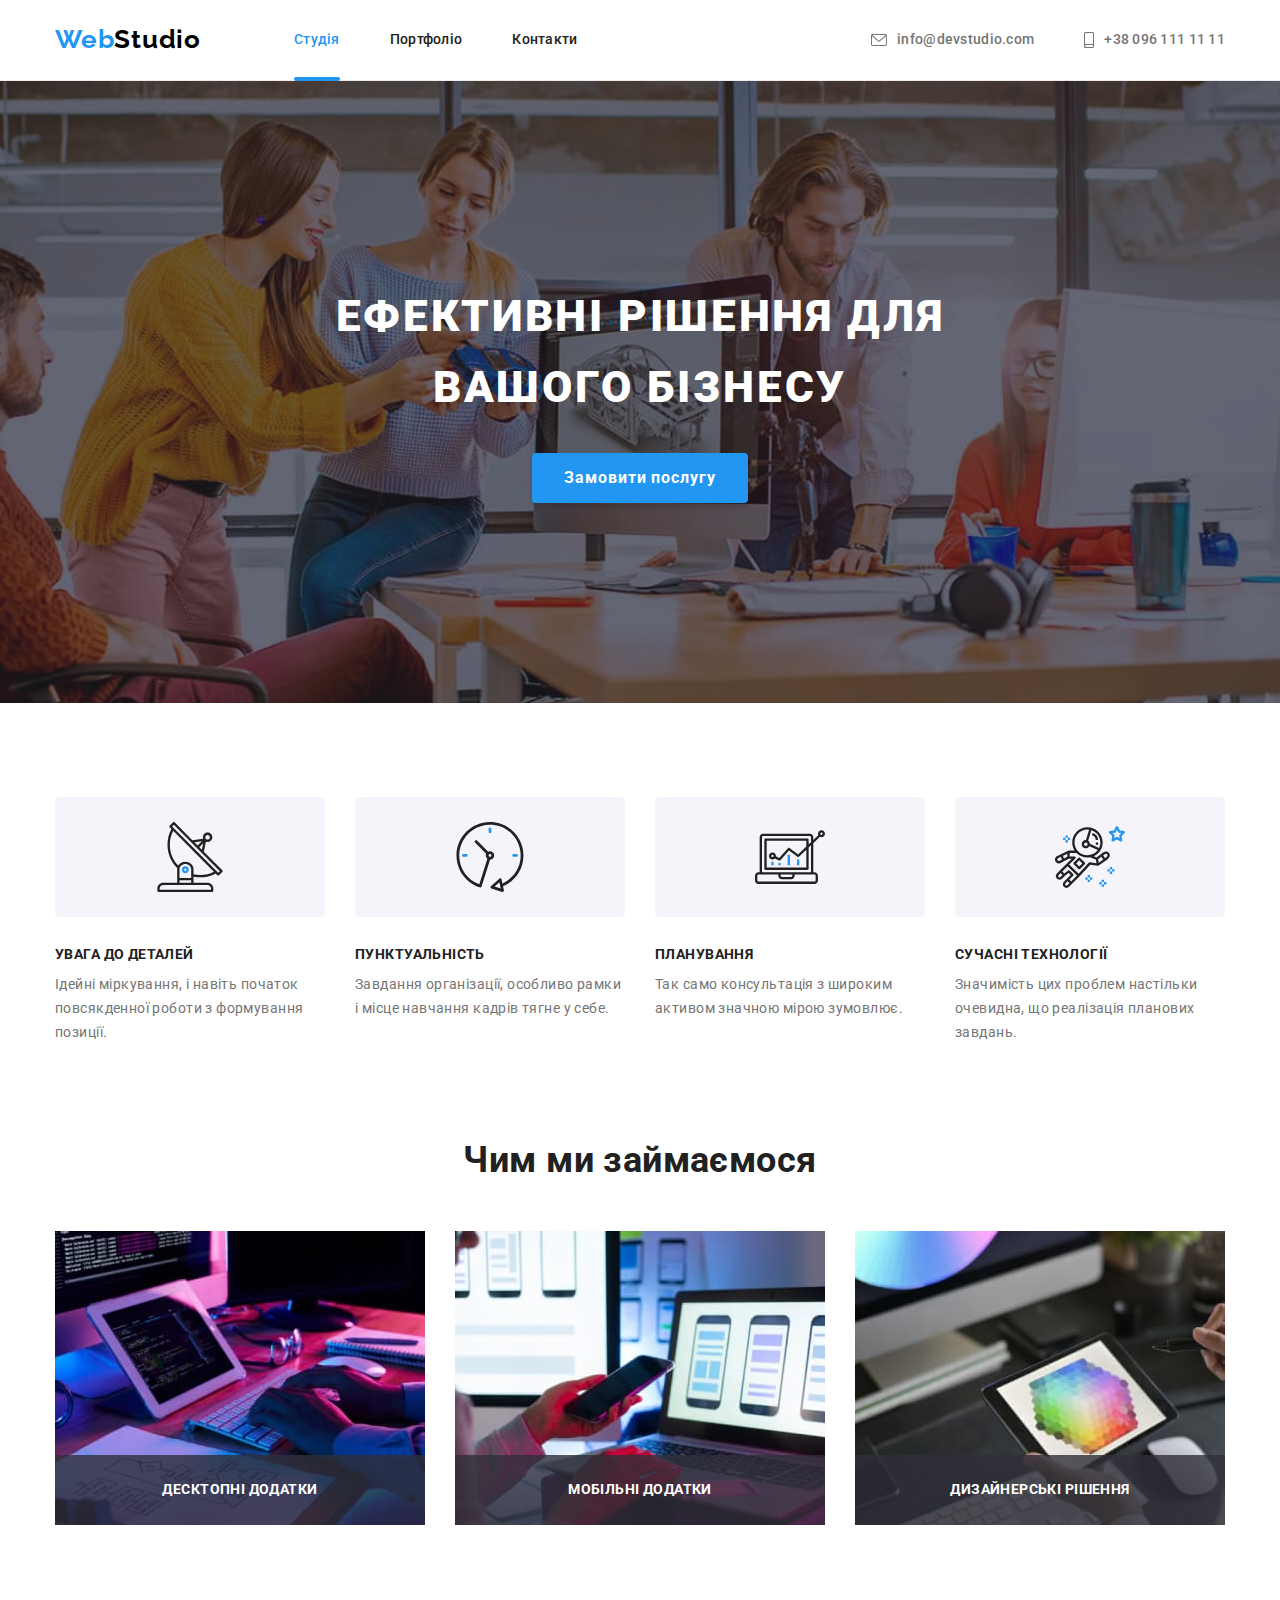
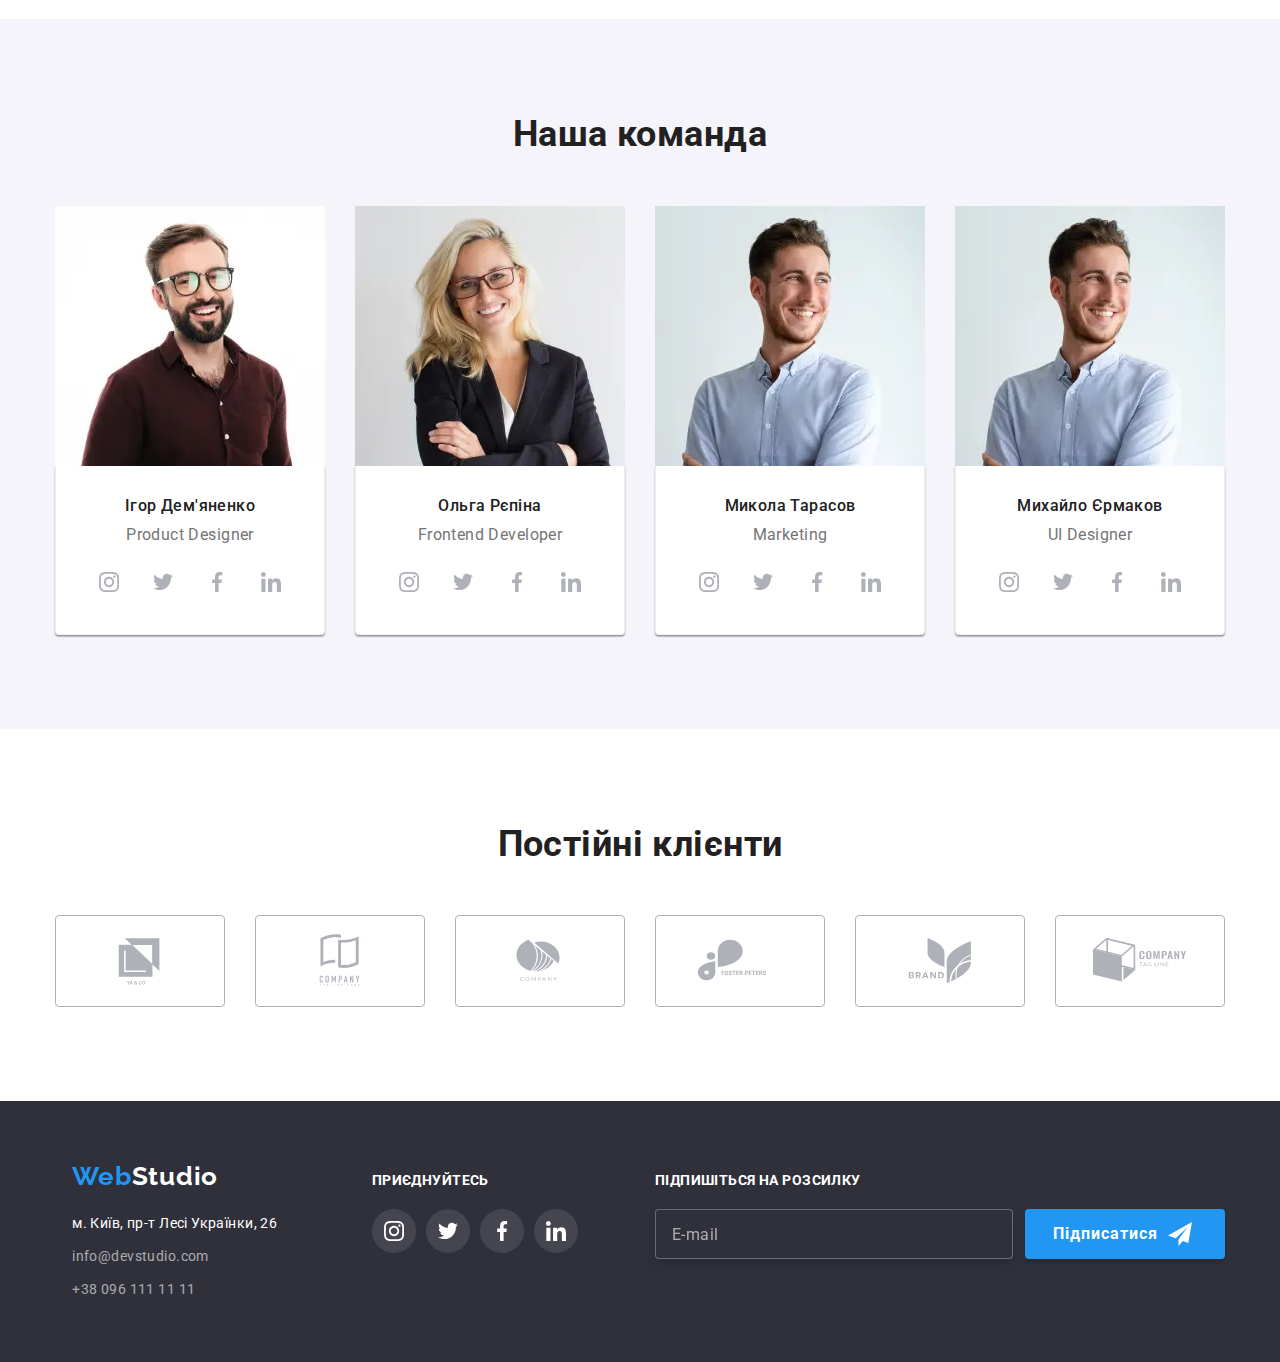
<file: index.html>
<!DOCTYPE html>
<html lang="uk">

<head>
  <meta charset="UTF-8" />
  <meta http-equiv="X-UA-Compatible" content="IE=edge" />
  <meta name="viewport" content="width=device-width, initial-scale=1.0" />
  <title>Студія</title>
  <link rel="preconnect" href="https://fonts.googleapis.com" />
  <link rel="preconnect" href="https://fonts.gstatic.com" crossorigin />
  <link href="https://fonts.googleapis.com/css2?family=Raleway:wght@700&family=Roboto:wght@400;500;700;900&display=swap"
    rel="stylesheet" />
  <link rel="stylesheet" href="https://cdn.jsdelivr.net/npm/modern-normalize@1.1.0/modern-normalize.min.css" />
  <link rel="stylesheet" href="./css/main.min.css">

</head>

<body>
  <header class="page-header">
    <div class="container header-container">
      <nav class="navigation-page">
        <a class="navigation__logo" href="./index.html"><span>Web</span>Studio</a>
        <ul class="navigation-container navigation__menu-gap">
          <li class="navigation__menu-item">
            <a class="navigation__menu-link current" href="./index.html">Студія</a>
          </li>
          <li class="navigation__menu-item">
            <a class="navigation__menu-link" href="./portfolio.html">Портфоліо</a>
          </li>
          <li class="navigation__menu-item">
            <a class="navigation__menu-link" href="#">Контакти</a>
          </li>
        </ul>
      </nav>
      <button type="button" class="open-mobile-menu-btn" data-menu-open>
        <svg class="open-mobile-menu-btn_icon">
          <use href="./images/icons.svg#icon-burger-btn"></use>
        </svg>
      </button>
      <ul class="navigation__menu-gap  navigation__contacts">

        <li class="navigation__list-contacts navigation__list-contacts-gap">
          <a aria-label="посилання надіслати листа" class="navigation__menu-contacts"
            href="mailto:info@devstudio.com"><svg class="navigation__menu-contacts-icon" width="16" height="12">
              <use href="./images/icons.svg#icon-mail_sign"></use>
            </svg>info@devstudio.com</a>
        </li>
        <li class="navigation__list-contacts ">
          <a aria-label="посилання зателефонувати" class="navigation__menu-contacts" href="tel:+380961111111"><svg
              class="navigation__menu-contacts-icon" width="10" height="16">
              <use href="./images/icons.svg#icon-mob_sign"></use>
            </svg>+38 096 111 11 11</a>
        </li>
      </ul>
    </div>
    <div class="mobile-menu" data-menu>
      <div class="mobile__menu-container">
        <button class="mobile__btn_window-close" type="button" data-menu-close>
          <svg width="19" height="19">
            <use href="./images/icons.svg#icon-close-sign"></use>
          </svg>
        </button>
        <ul class="">
          <li class="list-item navigation-points"><a class="mobile-menu__list-item-nav" href="./index.html">Студія</a>
          </li>
          <li class="list-item navigation-points"><a class="mobile-menu__list-item-nav"
              href="./portfolio.html">Портфоліо</a></li>
          <li class="list-item"><a class="mobile-menu__list-item-nav" href="#">Контакти</a></li>
        </ul>
        <ul class="mobile-menu__list">
          <li class="list-item mobile-menu__phone"><a class="mobile-menu__list-item-phone" href="tel:+380961111111">+38
              096 111 11 11</a></li>
          <li class="list-item mobile-menu__mail"><a class="mobile-menu__list-item-mail"
              href="mailto:info@devstudio.com">info@devstudio.com</a></li>
        </ul>
        <ul class="mobile-menu__list mobile-menu__social-group">
          <li class="list-item"><a class="mobile-menu__list-item-social-non-border" href="#">Instagram</a></li>
          <li class="list-item"><a class="mobile-menu__list-item-social" href="#">Twitter</a></li>
          <li class="list-item"><a class="mobile-menu__list-item-social" href="#">Facebook</a></li>
          <li class="list-item"><a class="mobile-menu__list-item-social" href="#">LinkedIn</a></li>
        </ul>
      </div>
    </div>
  </header>
  <main>
    <section class="top-main-index-bg">
      <div class="container">
        <h1 class="top-main-index-title main_title">
          Ефективні рішення для вашого бізнесу
        </h1>
        <button class="top-main-index-button button" type="button" data-modal-open>
          Замовити послугу
        </button>
      </div>
    </section>
    <section class="section">
      <div class="container">
        <h2 class="topic visually-hidden title">Наші переваги</h2>
        <ul class="our-virtues-list">
          <li class="list-item our-virtues-conteiner">
            <div class="virtues-icon-box">
              <svg class="virtues__icon">
                <use href="./images/icons.svg#icon-antenna"></use>
              </svg>
            </div>
            <h3 class="our-virtues__title">Увага до деталей</h3>
            <p class="our-virtues__desc">
              Ідейні міркування, і навіть початок повсякденної роботи з
              формування позиції.
            </p>
          </li>
          <li class="list-item our-virtues-conteiner">
            <div class="virtues-icon-box">
              <svg class="virtues__icon">
                <use href="./images/icons.svg#icon-clock"></use>
              </svg>
            </div>
            <h3 class="our-virtues__title">Пунктуальність</h3>
            <p class="our-virtues__desc">
              Завдання організації, особливо рамки і місце навчання кадрів
              тягне у себе.
            </p>
          </li>
          <li class="list-item our-virtues-conteiner">
            <div class="virtues-icon-box">
              <svg class="virtues__icon">
                <use href="./images/icons.svg#icon-diagram"></use>
              </svg>
            </div>
            <h3 class="our-virtues__title">Планування</h3>
            <p class="our-virtues__desc">
              Так само консультація з широким активом значною мірою зумовлює.
            </p>
          </li>
          <li class="list-item our-virtues-conteiner">
            <div class="virtues-icon-box">
              <svg class="virtues__icon">
                <use href="./images/icons.svg#icon-astronaut"></use>
              </svg>
            </div>
            <h3 class="our-virtues__title">СУЧАСНІ ТЕХНОЛОГІЇ</h3>
            <p class="our-virtues__desc">
              Значимість цих проблем настільки очевидна, що реалізація
              планових завдань.
            </p>
          </li>
        </ul>
      </div>
    </section>
    <section class="section examples-frame">
      <div class="container">
        <h2 class="topic title">Чим ми займаємося</h2>
        <ul class="examples_work">
          <li class="list-item label-box">
            <div>
              <img src="./images/make_process_1.jpg" alt="людина над створенням процессу" width="370" />
              <p class="label">Десктопні додатки</p>
            </div>
          </li>
          <li class="list-item label-box">
            <div>
              <img src="./images/make_phone_form_2.jpg" alt="співробітник створюе екранні форми для телефонів"
                width="370" />
              <p class="label">Мобільні додатки</p>
            </div>
          </li>
          <li class="list-item label-box">
            <div>
              <img src="./images/choose_color_3.jpg" alt="співробітник вибирає колір з палітри" width="370" />
              <p class="label">Дизайнерські рішення</p>
            </div>
          </li>
        </ul>
      </div>
    </section>
    <section class="our-team-section section">
      <div class="container">
        <h2 class="topic title">Наша команда</h2>
        <ul class="our-team-list">
          <li class="list-item our-team-item">
            <!-- <img src="./images/product_designer_photo.jpg" alt="усміхнений чоловік з бородою в окулярах" width="270" /> -->
            <picture>
              <source srcset="
              ./images/desktop/product-designer_desktop_@1x.webp 1x,
              ./images/desktop/product-designer_desktop_@2x.webp 2x
                " media="(min-width: 1200px)" type="image/webp" />
              <source srcset="
              ./images/desktop/product-designer_desktop_@1x.jpg    1x,
              ./images/desktop/product-designer_desktop_@2x.jpg 2x
                " media="(min-width: 1200px)" />
              <source srcset="
              ./images/tablet/product-designer_tablet_@1x.webp 1x,
              ./images/tablet/product-designer_tablet_@2x.webp 2x
                " media="(min-width: 768px)" type="image/webp" />
              <source srcset="
              ./images/tablet/product-designer_tablet_@1x.jpg    1x,
              ./images/tablet/product-designer_tablet_@2x.jpg 2x
                " media="(min-width: 768px)" />
              <source srcset="
              ./images/mob/product-designer_mob_@1x.webp 1x,
              ./images/mob/product-designer_mob_@2x.webp 2x
                " media="(max-width: 767px)" type="image/webp" />
              <source srcset="
              ./images/mob/product-designer_mob_@1x.jpg    1x,
              ./images/mob/product-designer_mob_@2x.jpg 2x
                " media="(max-width: 767px)" />
              <img src=" ./images/mob/product-designer_mob_@1x.jpg" alt="дизайнер продукту" />
            </picture>




            <div class="frame-specialists_name frame">
              <h3 class="specialists_name">Ігор Дем'яненко</h3>
              <p class="specialists_profession">Product Designer</p>
              <ul class="social-list">
                <li class="list-item">
                  <a aria-label="інстаграм посилання" class="social-link" href="#">
                    <svg width="20" height="20">
                      <use href="./images/icons.svg#icon-instagram"></use>
                    </svg>
                  </a>
                </li>
                <li class="list-item">
                  <a aria-label="твітер посилання" class="social-link" href="#">
                    <svg width="20" height="20">
                      <use href="./images/icons.svg#icon-twitter"></use>
                    </svg>
                  </a>
                </li>
                <li class="list-item">
                  <a aria-label="фейсбук посилання" class="social-link" href="#">
                    <svg width="20" height="20">
                      <use href="./images/icons.svg#icon-facebook"></use>
                    </svg>
                  </a>
                </li>
                <li class="list-item">
                  <a aria-label="лінкедін посилання" class="social-link" href="#">
                    <svg width="20" height="20">
                      <use href="./images/icons.svg#icon-linkedin"></use>
                    </svg>
                  </a>
                </li>
              </ul>
            </div>
          </li>
          <li class="list-item  our-team-item">
            <picture>
              <source srcset="
              ./images/desktop/frontend-developer_desktop_@1x.webp 1x,
              ./images/desktop/frontend-developer_desktop_@2x.webp 2x
                " media="(min-width: 1200px)" type="image/webp" />
              <source srcset="
              ./images/desktop/frontend-developer_desktop_@1x.jpg    1x,
              ./images/desktop/frontend-developer_desktop_@2x.jpg 2x
                " media="(min-width: 1200px)" />
              <source srcset="
              ./images/tablet/frontend-developer_tablet_@1x.webp 1x,
              ./images/tablet/frontend-developer_tablet_@2x.webp 2x
                " media="(min-width: 768px)" type="image/webp" />
              <source srcset="
              ./images/tablet/frontend-developer_tablet_@1x.jpg    1x,
              ./images/tablet/frontend-developer_tablet_@2x.jpg 2x
                " media="(min-width: 768px)" />
              <source srcset="
              ./images/mob/frontend-developer_mob_@1x.webp 1x,
              ./images/mob/frontend-developer_mob_@2x.webp 2x
                " media="(max-width: 767px)" type="image/webp" />
              <source srcset="
              ./images/mob/frontend-developer_mob_@1x.jpg    1x,
              ./images/mob/frontend-developer_mob_@2x.jpg 2x
                " media="(max-width: 767px)" />
              <img src=" ./images/mob/frontend-developer_mob_@1x.jpg" alt="усміхнений білява жінка в окулярах" />
            </picture>

            <!-- <img src="./images/frontend_developer_photo.jpg" alt="усміхнений білява жінка в окулярах" width="270" /> -->
            <div class="frame-specialists_name frame">
              <h3 class="specialists_name">Ольга Рєпіна</h3>
              <p class="specialists_profession">Frontend Developer</p>
              <ul class="social-list">
                <li class="list-item">
                  <a aria-label="інстаграм посилання" class="social-link" href="#">
                    <svg width="20" height="20">
                      <use href="./images/icons.svg#icon-instagram"></use>
                    </svg>
                  </a>
                </li>
                <li class="list-item">
                  <a aria-label="твітер посилання" class="social-link" href="#">
                    <svg width="20" height="20">
                      <use href="./images/icons.svg#icon-twitter"></use>
                    </svg>
                  </a>
                </li>
                <li class="list-item">
                  <a aria-label="фейсбук посилання" class="social-link" href="#">
                    <svg width="20" height="20">
                      <use href="./images/icons.svg#icon-facebook"></use>
                    </svg>
                  </a>
                </li>
                <li class="list-item">
                  <a aria-label="лінкедін посилання" class="social-link" href="#">
                    <svg width="20" height="20">
                      <use href="./images/icons.svg#icon-linkedin"></use>
                    </svg>
                  </a>
                </li>
              </ul>
            </div>
          </li>
          <li class="list-item  our-team-item">
            <picture>
              <source srcset="
              ./images/desktop/marketing_desktop_@1x.webp 1x,
              ./images/desktop/marketing_desktop_@2x.webp 2x
                " media="(min-width: 1200px)" type="image/webp" />
              <source srcset="
              ./images/desktop/marketing_desktop_@1x.jpg    1x,
              ./images/desktop/marketing_desktop_@2x.jpg 2x
                " media="(min-width: 1200px)" />
              <source srcset="
              ./images/tablet/marketing_tablet_@1x.webp 1x,
              ./images/tablet/marketing_tablet_@2x.webp 2x
                " media="(min-width: 768px)" type="image/webp" />
              <source srcset="
              ./images/tablet/marketing_tablet_@1x.jpg    1x,
              ./images/tablet/marketing_tablet_@2x.jpg 2x
                " media="(min-width: 768px)" />
              <source srcset="
              ./images/mob/marketing_mob_@1x.webp 1x,
              ./images/mob/marketing_mob_@2x.webp 2x
                " media="(max-width: 767px)" type="image/webp" />
              <source srcset="
              ./images/mob/marketing_mob_@1x.jpg    1x,
              ./images/mob/marketing_mob_@2x.jpg 2x
                " media="(max-width: 767px)" />
              <img src=" ./images/mob/marketing_mob_@1x.jpg" alt="усміхнений чоловік з бородою в білій сорочці" />
            </picture>

            <!-- <img src="./images/marketing_photo.jpg" alt="усміхнений чоловік з бородою в білій сорочці" width="270" /> -->
            <div class="frame-specialists_name frame">
              <h3 class="specialists_name">Микола Тарасов</h3>
              <p class="specialists_profession">Marketing</p>
              <ul class="social-list">
                <li class="list-item">
                  <a aria-label="інстаграм посилання" class="social-link" href="#">
                    <svg width="20" height="20">
                      <use href="./images/icons.svg#icon-instagram"></use>
                    </svg>
                  </a>
                </li>
                <li class="list-item">
                  <a aria-label="твітер посилання" class="social-link" href="#">
                    <svg width="20" height="20">
                      <use href="./images/icons.svg#icon-twitter"></use>
                    </svg>
                  </a>
                </li>
                <li class="list-item">
                  <a aria-label="фейсбук посилання" class="social-link" href="#">
                    <svg width="20" height="20">
                      <use href="./images/icons.svg#icon-facebook"></use>
                    </svg>
                  </a>
                </li>
                <li class="list-item">
                  <a aria-label="лінкедін посилання" class="social-link" href="#">
                    <svg width="20" height="20">
                      <use href="./images/icons.svg#icon-linkedin"></use>
                    </svg>
                  </a>
                </li>
              </ul>
            </div>
          </li>
          <li class="list-item  our-team-item">
            <picture>
              <source srcset="
              ./images/desktop/marketing_desktop_@1x.webp 1x,
              ./images/desktop/marketing_desktop_@2x.webp 2x
                " media="(min-width: 1200px)" type="image/webp" />
              <source srcset="
              ./images/desktop/marketing_desktop_@1x.jpg    1x,
              ./images/desktop/marketing_desktop_@2x.jpg 2x
                " media="(min-width: 1200px)" />
              <source srcset="
              ./images/tablet/marketing_tablet_@1x.webp 1x,
              ./images/tablet/marketing_tablet_@2x.webp 2x
                " media="(min-width: 768px)" type="image/webp" />
              <source srcset="
              ./images/tablet/marketing_tablet_@1x.jpg    1x,
              ./images/tablet/marketing_tablet_@2x.jpg 2x
                " media="(min-width: 768px)" />
              <source srcset="
              ./images/mob/marketing_mob_@1x.webp 1x,
              ./images/mob/marketing_mob_@2x.webp 2x
                " media="(max-width: 767px)" type="image/webp" />
              <source srcset="
              ./images/mob/marketing_mob_@1x.jpg    1x,
              ./images/mob/marketing_mob_@2x.jpg 2x
                " media="(max-width: 767px)" />
              <img src=" ./images/mob/marketing_mob_@1x.jpg" alt="усміхнений чоловік з бородою в чорній футболці" />
            </picture>

            <!-- <img src="./images/ui_designer_photo.jpg" alt="усміхнений чоловік з бородою в чорній футболці" width="270" -->

            <div class="frame-specialists_name frame">
              <h3 class="specialists_name">Михайло Єрмаков</h3>
              <p class="specialists_profession">UI Designer</p>
              <ul class="social-list">
                <li class="list-item">
                  <a aria-label="інстаграм посилання" class="social-link" href="#">
                    <svg width="20" height="20">
                      <use href="./images/icons.svg#icon-instagram"></use>
                    </svg>
                  </a>
                </li>
                <li class="list-item">
                  <a aria-label="твітер посилання" class="social-link" href="#">
                    <svg width="20" height="20">
                      <use href="./images/icons.svg#icon-twitter"></use>
                    </svg>
                  </a>
                </li>
                <li class="list-item">
                  <a aria-label="фейсбук посилання" class="social-link" href="#">
                    <svg width="20" height="20">
                      <use href="./images/icons.svg#icon-facebook"></use>
                    </svg>
                  </a>
                </li>
                <li class="list-item">
                  <a aria-label="лінкедін посилання" class="social-link" href="#">
                    <svg width="20" height="20">
                      <use href="./images/icons.svg#icon-linkedin"></use>
                    </svg>
                  </a>
                </li>
              </ul>
            </div>
          </li>
        </ul>
      </div>
    </section>
    <section class="section">
      <div class="container">
        <h2 class="topic title">Постійні клієнти</h2>
        <ul class="client-icons-list">
          <li class="list-item">
            <a aria-label="посилання на сайт першого клієнта" class="client__link" href="#">
              <svg width="106" height="60">
                <use href="./images/icons.svg#icon-Logo1"></use>
              </svg>
            </a>
          </li>
          <li class="list-item">
            <a aria-label="посилання на сайт другого клієнта" class="client__link" href="#">
              <svg width="106" height="60">
                <use href="./images/icons.svg#icon-Logo2"></use>
              </svg>
            </a>
          </li>
          <li class="list-item">
            <a aria-label="посилання на сайт третього клієнта" class="client__link" href="#">
              <svg width="106" height="60">
                <use href="./images/icons.svg#icon-Logo3"></use>
              </svg>
            </a>
          </li>
          <li class="list-item">
            <a aria-label="посилання на сайт четвертого клієнта" class="client__link" href="#">
              <svg width="106" height="60">
                <use href="./images/icons.svg#icon-Logo4"></use>
              </svg>
            </a>
          </li>
          <li class="list-item">
            <a aria-label="посилання на сайт п'ятого клієнта" class="client__link" href="#">
              <svg width="106" height="60">
                <use href="./images/icons.svg#icon-Logo5"></use>
              </svg>
            </a>
          </li>
          <li class="list-item">
            <a aria-label="посилання на сайт шостого клієнта" class="client__link" href="#">
              <svg width="106" height="60">
                <use href="./images/icons.svg#icon-Logo6"></use>
              </svg>
            </a>
          </li>
        </ul>
      </div>
    </section>
  </main>
  <footer class="footer-page-bg">
    <div class="footer-box container">
      <div class="footer-conteiner">
        <a class="footer__logo" href=""><span>Web</span>Studio</a>
        <address>
          <ul>
            <li class="list-item footer__gap">
              <a class="location" href="https://goo.gl/maps/CPtrU1FHBa2aNyZL9" target="_blank"
                rel="noopener noreferrer nofollow">м. Київ, пр-т Лесі Українки, 26</a>
            </li>
            <li class="list-item footer__gap">
              <a class="footer__menu-contacts" href="mailto:info@devstudio.com">info@devstudio.com</a>
            </li>
            <li class="list-item">
              <a class="footer__menu-contacts" href="tel:+380961111111">+38 096 111 11 11</a>
            </li>
          </ul>
        </address>
      </div>
      <div class="footer__block_invite footer-conteiner">
        <p class="footer-invite">приєднуйтесь</p>
        <ul class="footer-social-list">
          <li class="list-item">
            <a aria-label="інстаграм посилання" class="footer__social-link" href="#">
              <svg width="20" height="20" class="footer__social-icon">
                <use href="./images/icons.svg#icon-instagram"></use>
              </svg>
            </a>
          </li>
          <li class="list-item">
            <a aria-label="твітер посилання" class="footer__social-link" href="#">
              <svg width="20" height="20" class="footer__social-icon">
                <use href="./images/icons.svg#icon-twitter"></use>
              </svg>
            </a>
          </li>
          <li class="list-item">
            <a aria-label="фейсбук посилання" class="footer__social-link" href="#">
              <svg width="20" height="20" class="footer__social-icon">
                <use href="./images/icons.svg#icon-facebook"></use>
              </svg>
            </a>
          </li>
          <li class="list-item">
            <a aria-label="лінкедін посилання" class="footer__social-link" href="#">
              <svg width="20" height="20" class="footer__social-icon">
                <use href="./images/icons.svg#icon-linkedin"></use>
              </svg>
            </a>
          </li>
        </ul>
      </div>
      <form class="footer-form-conteiner">
        <p class="footer__form-title">Підпишіться на розсилку</p>
        <div class="footer-mailing-form">
          <label class="footer-form-field">
            <input class="footer-form-field__inpt" type="email" name="mailing_agree" placeholder="E-mail"
              pattern="[a-zA-Z0-9]@[a-zA-Z].[a-zA-Z]" />
          </label>
          <button class="footer-form-field-btn" type="submit">
            Підписатися
            <svg class="footer-form-field-btn__icon" width="24" height="24">
              <use href="./images/icons.svg#icon-icon-send"></use>
            </svg>
          </button>
        </div>
      </form>
    </div>
  </footer>

  <div class="backdrop is-hidden" data-modal>
    <div class="modal">
      <button class="modal__btn_window-close" type="button" data-modal-close>
        <svg width="18" height="18">
          <use href="./images/icons.svg#icon-close-sign"></use>
        </svg>
      </button>
      <form class="modal-form">
        <p class="modal-form__title">Залиште свої дані, ми вам передзвонимо</p>
        <label class="modal-form-field">
          <span class="modal-form-field__name">Ім'я</span>
          <span class="modal-form-field-conteiner">
            <input class="modal-form__input" type="text" name="client_name" required pattern="[a-zA-Zа-яА-ЯіІїЇ]+" />
            <svg class="modal-form__icon" width="18" height="18">
              <use href="./images/icons.svg#icon-sign-name"></use>
            </svg>
          </span>
        </label>
        <label class="modal-form-field">
          <span class="modal-form-field__name">Телефон</span>
          <span class="modal-form-field-conteiner">
            <input class="modal-form__input" type="tel" name="client_pfone_number" required
              pattern="[0-9]{3}-[0-9]{3}-[0-9]{2}-[0-9]{2}" title="xxx-xxx-xx-xx" />
            <svg class="modal-form__icon" width="18" height="18">
              <use href="./images/icons.svg#icon-sign-phone"></use>
            </svg>
          </span>
        </label>
        <label class="modal-form-field">
          <span class="modal-form-field__name">Пошта</span>
          <span class="modal-form-field-conteiner">
            <input class="modal-form__input" type="email" name="client_email" required
              pattern="[a-zA-Z0-9]@[a-zA-Z].[a-zA-Z]" />
            <svg class="modal-form__icon" width="18" height="18">
              <use href="./images/icons.svg#icon-sign-mail"></use>
            </svg>
          </span>
        </label>
        <label class="modal-form-field-message">
          <span class="modal-form-field__name">Коментар</span>
          <textarea class="modal-field__message" name="client_comment" placeholder="Введіть текст"></textarea>
        </label>
        <label class="modal-form-check">
          <input class="modal-form-check__box" type="checkbox" name="client_accept" required />
          <svg class="modal-check-box-sign" width="11" height="8">
            <use class="modal-form-check__content" href="./images/icons.svg#icon-icon-galka"></use>
          </svg>
          Погоджуюся з розсилкою та приймаю&nbsp;
          <a class="modal-form__contract-link" href="#">Умови договору</a>
        </label>
        <button class="modal__btn_window-submit" type="submit">
          Відправити
        </button>
      </form>
    </div>
  </div>
  <script src="./js/mobile-menu.js"></script>
  <script src="./js/modal.js"></script>
</body>

</html>
</file>
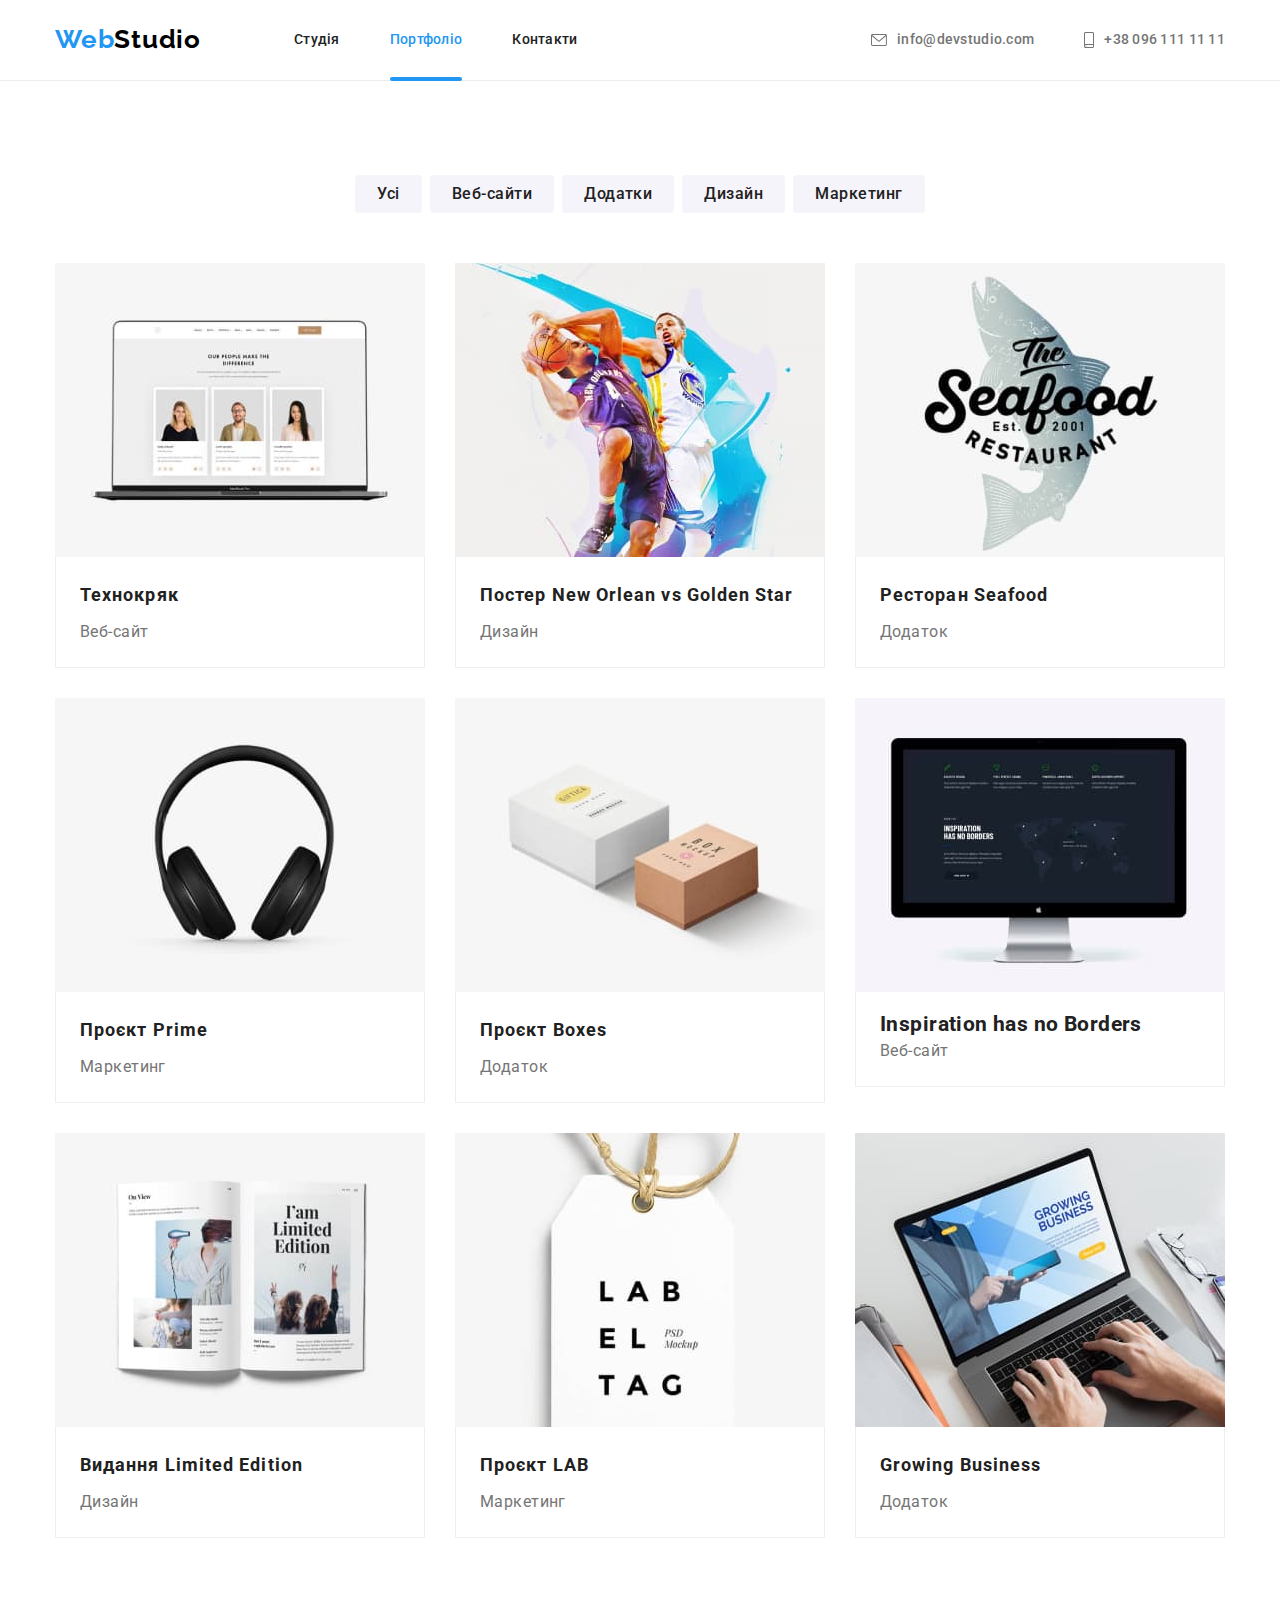
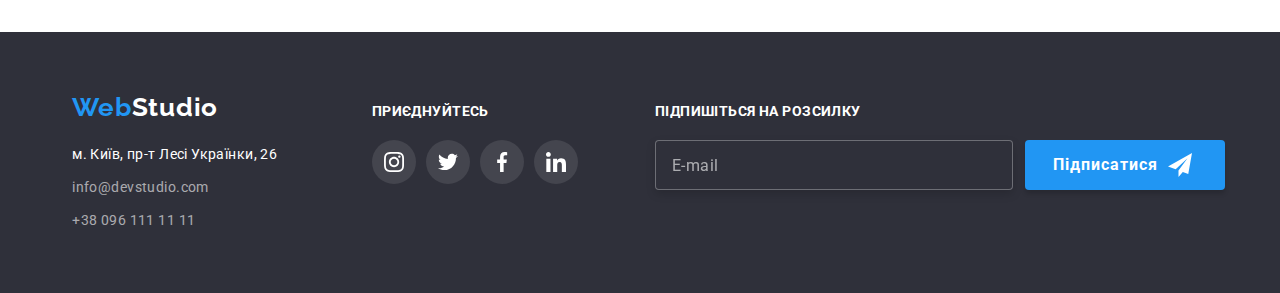
<file: portfolio.html>
<!DOCTYPE html>
<html lang="uk">

<head>
  <meta charset="UTF-8" />
  <meta http-equiv="X-UA-Compatible" content="IE=edge" />
  <meta name="viewport" content="width=device-width, initial-scale=1.0" />
  <title>Портфоліо</title>
  <link rel="preconnect" href="https://fonts.googleapis.com" />
  <link rel="preconnect" href="https://fonts.gstatic.com" crossorigin />
  <link href="https://fonts.googleapis.com/css2?family=Raleway:wght@700&family=Roboto:wght@400;500;700;900&display=swap"
    rel="stylesheet" />
  <link rel="stylesheet" href="https://cdn.jsdelivr.net/npm/modern-normalize@1.1.0/modern-normalize.min.css" />
  <link rel="stylesheet" href="./css/main.min.css">

</head>

<body>
  <header>
    <div class="container header-container">
      <nav class="navigation-page">
        <a class="navigation__logo" href="./index.html"><span>Web</span>Studio</a>
        <ul class="navigation-container navigation__menu-gap">
          <li class="navigation__menu-item">
            <a class="navigation__menu-link" href="./index.html">Студія</a>
          </li>
          <li class="navigation__menu-item">
            <a class="navigation__menu-link current" href="./portfolio.html">Портфоліо</a>
          </li>
          <li class="navigation__menu-item">
            <a class="navigation__menu-link" href="#">Контакти</a>
          </li>
        </ul>
      </nav>
      <button type="button" class="open-mobile-menu-btn" data-menu-open>
        <svg class="open-mobile-menu-btn_icon">
          <use href="./images/icons.svg#icon-burger-btn"></use>
        </svg>
      </button>
      <ul class="navigation__menu-gap  navigation__contacts">
        <li class="navigation__list-contacts navigation__list-contacts-gap">
          <a aria-label="посилання надіслати листа" class="navigation__menu-contacts"
            href="mailto:info@devstudio.com"><svg class="navigation__menu-contacts-icon" width="16" height="12">
              <use href="./images/icons.svg#icon-mail_sign"></use>
            </svg>info@devstudio.com</a>
        </li>
        <li class="navigation__list-contacts ">
          <a aria-label="посилання зателефонувати" class="navigation__menu-contacts" href="tel:+380961111111"><svg
              class="navigation__menu-contacts-icon" width="10" height="16">
              <use href="./images/icons.svg#icon-mob_sign"></use>
            </svg>+38 096 111 11 11</a>
        </li>
      </ul>
    </div>
    <div class="mobile-menu" data-menu>
      <div class="container mobile__menu-container">
        <button class="mobile__btn_window-close" type="button" data-menu-close>
          <svg width="19" height="19">
            <use href="./images/icons.svg#icon-close-sign"></use>
          </svg>
        </button>
        <ul class="mobile-menu__list">
          <li class="list-item navigation-points"><a class="mobile-menu__list-item-nav" href="./index.html">Студія</a>
          </li>
          <li class="list-item navigation-points"><a class="mobile-menu__list-item-nav"
              href="./portfolio.html">Портфоліо</a></li>
          <li class="list-item"><a class="mobile-menu__list-item-nav" href="#">Контакти</a></li>
        </ul>
        <ul class="mobile-menu__list">
          <li class="list-item mobile-menu__phone"><a class="mobile-menu__list-item-phone" href="tel:+380961111111">+38
              096 111 11 11</a></li>
          <li class="list-item mobile-menu__mail"><a class="mobile-menu__list-item-mail"
              href="mailto:info@devstudio.com">info@devstudio.com</a></li>
        </ul>
        <ul class="mobile-menu__list mobile-menu__social-group">
          <li class="list-item"><a class="mobile-menu__list-item-social-non-border" href="#">Instagram</a></li>
          <li class="list-item"><a class="mobile-menu__list-item-social" href="#">Twitter</a></li>
          <li class="list-item"><a class="mobile-menu__list-item-social" href="#">Facebook</a></li>
          <li class="list-item"><a class="mobile-menu__list-item-social" href="#">LinkedIn</a></li>
        </ul>
      </div>
    </div>
  </header>
  <main>
    <section class="portfolio-page section">
      <div class="container">
        <h1 class="visually-hidden">Проекти</h1>
        <ul class="portfolio-btn-list">
          <li class="list-item">
            <button class="button-text button" type="button">Усі</button>
          </li>
          <li class="list-item">
            <button class="button-text button" type="button">
              Веб-сайти
            </button>
          </li>
          <li class="list-item">
            <button class="button-text button" type="button">Додатки</button>
          </li>
          <li class="list-item">
            <button class="button-text button" type="button">Дизайн</button>
          </li>
          <li class="list-item">
            <button class="button-text button" type="button">
              Маркетинг
            </button>
          </li>
        </ul>
        <ul class="portfolio-list-projects">
          <li class="list-item portfolio-list-projects-container">
            <a class="portfolio__card-link" href="#">
              <div class="portfolio-wrapper">
                <img src="./images/portfolio_web-site-teknokryak_picture1.jpg" alt="сторінка веб-сайту технокряк"
                  width="370" />
                <p class="overlay">
                  Ресурс пропонує комплексні пропозиції з різним рівнем
                  функціоналу та сервісів. Все це дозволить відвідувачу
                  отримати вичерпні відомості про компанію чи приватну особу.
                </p>
              </div>
              <div class="portfolio-project-frame frame">
                <h2 class="portfolio-project__text">Технокряк</h2>
                <p class="portfolio-project__kind">Веб-сайт</p>
              </div>
            </a>
          </li>
          <li class="list-item portfolio-list-projects-container">
            <a class="portfolio__card-link" href="#">
              <div class="portfolio-wrapper">
                <img src="./images/portfolio_poster_picture2.jpg" alt="постер баскетбольної гри" width="370" />
                <p class="overlay">
                  Ресурс пропонує комплексні пропозиції з різним рівнем
                  функціоналу та сервісів. Все це дозволить відвідувачу
                  отримати вичерпні відомості про компанію чи приватну особу.
                </p>
              </div>
              <div class="portfolio-project-frame frame">
                <h2 class="portfolio-project__text">
                  Постер New Orlean vs Golden Star
                </h2>
                <p class="portfolio-project__kind">Дизайн</p>
              </div>
            </a>
          </li>
          <li class="list-item portfolio-list-projects-container">
            <a class="portfolio__card-link" href="#">
              <div class="portfolio-wrapper">
                <img src="./images/portfolio_app-seafood_picture3.jpg" alt="додаток ресторану морепродуктів"
                  width="370" />
                <p class="overlay">
                  Ресурс пропонує комплексні пропозиції з різним рівнем
                  функціоналу та сервісів. Все це дозволить відвідувачу
                  отримати вичерпні відомості про компанію чи приватну особу.
                </p>
              </div>
              <div class="portfolio-project-frame frame">
                <h2 class="portfolio-project__text">Ресторан Seafood</h2>
                <p class="portfolio-project__kind">Додаток</p>
              </div>
            </a>
          </li>
          <li class="list-item portfolio-list-projects-container">
            <a class="portfolio__card-link" href="#">
              <div class="portfolio-wrapper">
                <img src="./images/portfolio_project-prime_picture4.jpg" alt="маркетинг проекту прайм" width="370" />
                <p class="overlay">
                  Ресурс пропонує комплексні пропозиції з різним рівнем
                  функціоналу та сервісів. Все це дозволить відвідувачу
                  отримати вичерпні відомості про компанію чи приватну особу.
                </p>
              </div>
              <div class="portfolio-project-frame frame">
                <h2 class="portfolio-project__text">Проєкт Prime</h2>
                <p class="portfolio-project__kind">Маркетинг</p>
              </div>
            </a>
          </li>
          <li class="list-item portfolio-list-projects-container">
            <a class="portfolio__card-link" href="#">
              <div class="portfolio-wrapper">
                <img src="./images/portfolio_app-boxes_picture5.jpg" alt="сторінка проекту коробки" width="370" />
                <p class="overlay">
                  Ресурс пропонує комплексні пропозиції з різним рівнем
                  функціоналу та сервісів. Все це дозволить відвідувачу
                  отримати вичерпні відомості про компанію чи приватну особу.
                </p>
              </div>
              <div class="portfolio-project-frame frame">
                <h2 class="portfolio-project__text">Проєкт Boxes</h2>
                <p class="portfolio-project__kind">Додаток</p>
              </div>
            </a>
          </li>
          <li class="list-item portfolio-list-projects-container">
            <a class="portfolio__card-link" href="#">
              <div class="portfolio-wrapper">
                <img src="./images/portfolio_web-site-inspiration-has-no-borders_picture6.jpg"
                  alt="сторінка сайту натхнення без меж" width="370" />
                <p class="overlay">
                  Ресурс пропонує комплексні пропозиції з різним рівнем
                  функціоналу та сервісів. Все це дозволить відвідувачу
                  отримати вичерпні відомості про компанію чи приватну особу.
                </p>
              </div>
              <div class="portfolio-project-frame frame">
                <h2 class="tportfolio-project__text">
                  Inspiration has no Borders
                </h2>
                <p class="portfolio-project__kind">Веб-сайт</p>
              </div>
            </a>
          </li>
          <li class="list-item portfolio-list-projects-container">
            <a class="portfolio__card-link" href="#">
              <div class="portfolio-wrapper">
                <img src="./images/portfolio_design-limited-edition_picture7.jpg" alt="дизайн лімітованного видання"
                  width="370" />
                <p class="overlay">
                  Ресурс пропонує комплексні пропозиції з різним рівнем
                  функціоналу та сервісів. Все це дозволить відвідувачу
                  отримати вичерпні відомості про компанію чи приватну особу.
                </p>
              </div>
              <div class="portfolio-project-frame frame">
                <h2 class="portfolio-project__text">
                  Видання Limited Edition
                </h2>
                <p class="portfolio-project__kind">Дизайн</p>
              </div>
            </a>
          </li>
          <li class="list-item portfolio-list-projects-container">
            <a class="portfolio__card-link" href="#">
              <div class="portfolio-wrapper">
                <img src="./images/portfolio_project-lab_picture8.jpg" alt="маркетингова сторынка проекту лаб"
                  width="370" />
                <p class="overlay">
                  Ресурс пропонує комплексні пропозиції з різним рівнем
                  функціоналу та сервісів. Все це дозволить відвідувачу
                  отримати вичерпні відомості про компанію чи приватну особу.
                </p>
              </div>
              <div class="portfolio-project-frame frame">
                <h2 class="portfolio-project__text">Проєкт LAB</h2>
                <p class="portfolio-project__kind">Маркетинг</p>
              </div>
            </a>
          </li>
          <li class="list-item portfolio-list-projects-container">
            <a class="portfolio__card-link" href="#">
              <div class="portfolio-wrapper">
                <img src="./images/portfolio_app-growing-business_picture9.jpg" alt="додаток по розвитку бізнесу"
                  width="370" />
                <p class="overlay">
                  Ресурс пропонує комплексні пропозиції з різним рівнем
                  функціоналу та сервісів. Все це дозволить відвідувачу
                  отримати вичерпні відомості про компанію чи приватну особу.
                </p>
              </div>
              <div class="portfolio-project-frame frame">
                <h2 class="portfolio-project__text">Growing Business</h2>
                <p class="portfolio-project__kind">Додаток</p>
              </div>
            </a>
          </li>
        </ul>
      </div>
    </section>
  </main>
  <footer class="footer-page-bg">
    <div class="footer-box container">
      <div class="footer-conteiner">
        <a class="footer__logo" href=""><span>Web</span>Studio</a>
        <address>
          <ul>
            <li class="list-item footer__gap">
              <a class="location" href="https://goo.gl/maps/CPtrU1FHBa2aNyZL9" target="_blank"
                rel="noopener noreferrer nofollow">м. Київ, пр-т Лесі Українки, 26</a>
            </li>
            <li class="list-item footer__gap">
              <a class="footer__menu-contacts" href="mailto:info@devstudio.com">info@devstudio.com</a>
            </li>
            <li class="list-item">
              <a class="footer__menu-contacts" href="tel:+380961111111">+38 096 111 11 11</a>
            </li>
          </ul>
        </address>
      </div>
      <div class="footer__block_invite footer-conteiner">
        <p class="footer-invite">приєднуйтесь</p>
        <ul class="footer-social-list">
          <li class="list-item">
            <a aria-label="інстаграм посилання" class="footer__social-link" href="#">
              <svg width="20" height="20" class="footer__social-icon">
                <use href="./images/icons.svg#icon-instagram"></use>
              </svg>
            </a>
          </li>
          <li class="list-item">
            <a aria-label="твітер посилання" class="footer__social-link" href="#">
              <svg width="20" height="20" class="footer__social-icon">
                <use href="./images/icons.svg#icon-twitter"></use>
              </svg>
            </a>
          </li>
          <li class="list-item">
            <a aria-label="фейсбук посилання" class="footer__social-link" href="#">
              <svg width="20" height="20" class="footer__social-icon">
                <use href="./images/icons.svg#icon-facebook"></use>
              </svg>
            </a>
          </li>
          <li class="list-item">
            <a aria-label="лінкедін посилання" class="footer__social-link" href="#">
              <svg width="20" height="20" class="footer__social-icon">
                <use href="./images/icons.svg#icon-linkedin"></use>
              </svg>
            </a>
          </li>
        </ul>
      </div>
      <form class="footer-form-conteiner">
        <p class="footer__form-title">Підпишіться на розсилку</p>
        <div class="footer-mailing-form">
          <label class="footer-form-field">
            <input class="footer-form-field__inpt" type="email" name="mailing_agree" placeholder="E-mail"
              pattern="[a-zA-Z0-9]@[a-zA-Z].[a-zA-Z]" />
          </label>
          <button class="footer-form-field-btn" type="submit">
            Підписатися
            <svg class="footer-form-field-btn__icon" width="24" height="24">
              <use href="./images/icons.svg#icon-icon-send"></use>
            </svg>
          </button>
        </div>
      </form>
    </div>
  </footer>
  <script src="./js/mobile-menu.js"></script>
</body>

</html>
</file>
<file: css/main.min.css>
:root{--accent-color: #2196f3;--bg-color1: #ffffff;--hero-bg-color: #c4c4c4;--main-text-color: #212121;--secondary-bg-color: #2f303a;--third-bg-color: #f5f4fa;--gradient-color: rgba(47, 48, 58, 0.4);--paragraf-text-color: #757575;--button-hover-focus-color: #188ce8;--logo-navigation-text-color: #000000;--menu-contacts-footer-color: rgba(255, 255, 255, 0.6);--line-in-header-color: #ececec;--icon-color: #afb1b8;--social-link_footer-background-color: rgba(255, 255, 255, 0.1);--button-text-shadow-primary-color: rgba(0, 0, 0, 0.1);--button-text-shadow-secondary-color: rgba(0, 0, 0, 0.08);--button-text-shadow-third-color: rgba(0, 0, 0, 0.12);--button-text-shadow-fourth-color: rgba(0, 0, 0, 0.15);--shadow-primary-color: rgba(0, 0, 0, 0.14);--shadow-secondary-color: rgba(0, 0, 0, 0.2);--shadow-third-color: rgba(0, 0, 0, 0.16);--shadow-fourth-color: rgba(0, 0, 0, 0.06);--border-color: #eeeeee;--primary-font: "Roboto", sans-serif;--secondary-font: "Raleway", sans-serif;--secondary-font-size: 16px;--primary-font-size: 14px;--third-font-size: 26px;--primary-font-weight: 700;--secondary-font-weight: 500;--third-font-weight: 400;--primary-line-height: 1.14;--secondary-line-height: 1.19;--primary-letter-spacing: 0.03em;--secondary-letter-spacing: 0.02em;--primary-text-align: center;--primary-timing-function: cubic-bezier(0.4, 0, 0.2, 1)}.visually-hidden{position:absolute;white-space:nowrap;width:1px;height:1px;overflow:hidden;border:0;padding:0;clip:rect(0 0 0 0);clip-path:inset(50%);margin:-1px}.current::after{position:absolute;bottom:-1px;left:0;content:"";display:block;background-color:var(--accent-color);width:100%;height:4px;border-radius:2px}.header-container{display:flex;align-items:center;justify-content:space-between}@media screen and (min-width: 1200px){.header-container{display:flex;flex:content;align-items:center}}.main_title{margin-bottom:30px}.top-main-index-bg{background-position:center;background-size:cover;background-color:var(--hero-bg-color);padding-top:118px;padding-bottom:118px;max-width:1600px;margin:0 auto}@media screen and (min-device-pixel-ratio: 1)and (max-width: 767px),screen and (min-resolution: 96dpi)and (max-width: 767px),screen and (min-resolution: 1dppx)and (max-width: 767px){.top-main-index-bg{background-image:linear-gradient(var(--gradient-color), var(--gradient-color)),url("../images/mob/hero-bg-Img_mob@1x.jpg")}}@media screen and (min-device-pixel-ratio: 2)and (max-width: 767px),screen and (min-resolution: 192dpi)and (max-width: 767px),screen and (min-resolution: 2dppx)and (max-width: 767px){.top-main-index-bg{background-image:linear-gradient(var(--gradient-color), var(--gradient-color)),url("../images/mob/hero-bg-Img_mob@2x.jpg")}}@media screen and (min-device-pixel-ratio: 1)and (min-width: 768px),screen and (min-resolution: 96dpi)and (min-width: 768px),screen and (min-resolution: 1dppx)and (min-width: 768px){.top-main-index-bg{background-image:linear-gradient(var(--gradient-color), var(--gradient-color)),url("../images/tablet/hero-bg-Img_tablet@1x.jpg")}}@media screen and (min-device-pixel-ratio: 2)and (min-width: 768px),screen and (min-resolution: 192dpi)and (min-width: 768px),screen and (min-resolution: 2dppx)and (min-width: 768px){.top-main-index-bg{background-image:linear-gradient(var(--gradient-color), var(--gradient-color)),url("../images/tablet/hero-bg-Img_tablet@2x.jpg")}}@media screen and (min-device-pixel-ratio: 1)and (min-width: 1200px),screen and (min-resolution: 96dpi)and (min-width: 1200px),screen and (min-resolution: 1dppx)and (min-width: 1200px){.top-main-index-bg{background-image:linear-gradient(var(--gradient-color), var(--gradient-color)),url("../images/desktop/hero-bg-Img_desktop_@1x.jpg")}}@media screen and (min-device-pixel-ratio: 2)and (min-width: 1200px),screen and (min-resolution: 192dpi)and (min-width: 1200px),screen and (min-resolution: 2dppx)and (min-width: 1200px){.top-main-index-bg{background-image:linear-gradient(var(--gradient-color), var(--gradient-color)),url("../images/desktop/hero-bg-Img_desktop_@2x.jpg")}}@media screen and (min-width: 1200px){.top-main-index-bg{padding-top:200px;padding-bottom:200px}}.top-main-index-button{font-size:var(--secondary-font-size);font-weight:var(--primary-font-weight);line-height:1.87;display:flex;align-items:center;text-align:var(--primary-text-align);letter-spacing:.06em;color:var(--bg-color1);background:var(--accent-color);box-shadow:0px 4px 4px var(--button-text-shadow-fourth-color);border-radius:4px;margin:0 auto;display:block;padding:10px 32px;transition:background-color 250ms var(--primary-timing-function)}.top-main-index-button:hover,.top-main-index-button:focus{background-color:var(--button-hover-focus-color);transition:color 250ms var(--primary-timing-function)}.top-main-index-title{font-weight:900;font-size:26px;line-height:1.6153846154;text-align:var(--primary-text-align);letter-spacing:.06em;text-transform:uppercase;color:var(--bg-color1);margin-left:auto;margin-right:auto}@media screen and (min-width: 768px){.top-main-index-title{width:360px}}@media screen and (min-width: 1200px){.top-main-index-title{font-size:44px;width:696px}}.topic{font-weight:var(--primary-font-weight);font-size:36px;line-height:1.17;text-align:var(--primary-text-align)}.virtues-icon-box{width:100%;max-width:450px;height:120px;display:flex;align-items:center;justify-content:center;background:var(--third-bg-color);border-radius:4px;margin-bottom:30px}@media screen and (min-width: 768px){.virtues-icon-box{width:100%;max-width:none}}.our-virtues__title{font-weight:var(--primary-font-weight);line-height:var(--primary-line-height);text-transform:uppercase;margin-bottom:10px;font-size:var(--primary-font-size);text-align:center}@media screen and (min-width: 768px){.our-virtues__title{text-align:left}}.our-virtues__desc{line-height:1.71;color:var(--paragraf-text-color)}@media screen and (min-width: 768px){.our-virtues-conteiner{width:354px}}@media screen and (min-width: 1200px){.our-virtues-conteiner{width:270px}}.virtues__icon{width:70px;height:70px}.our-virtues-list{display:flex;flex-wrap:wrap;gap:30px}.section.examples-frame{display:none;padding-top:0}@media screen and (min-width: 1200px){.section.examples-frame{display:block}}.examples_work{display:flex;flex-direction:row;justify-content:space-between}.label-box{position:relative}.label{position:absolute;left:0;bottom:0;width:100%;height:70px;display:flex;align-items:center;justify-content:center;background-color:rgba(47,48,58,.8);font-family:var(--primary-font);font-style:normal;font-weight:var(--primary-font-weight);line-height:var(--primary-line-height);text-align:var(--primary-text-align);letter-spacing:var(--primary-letter-spacing);text-transform:uppercase;color:var(--bg-color1)}.our-team-list{display:flex;flex-direction:column;flex-wrap:wrap;gap:30px}@media screen and (min-width: 768px){.our-team-list{flex-direction:row}}@media screen and (min-width: 768px){.our-team-item{width:354px}}@media screen and (min-width: 1200px){.our-team-item{width:270px}}.our-team-section{background-color:var(--third-bg-color)}.specialists_name{font-weight:var(--secondary-font-weight);font-size:var(--secondary-font-size);line-height:var(--secondary-line-height);margin-bottom:10px}.specialists_profession{font-size:var(--secondary-font-size);line-height:var(--secondary-line-height);color:var(--paragraf-text-color);margin-bottom:16px}.frame-specialists_name{padding-top:30px;padding-bottom:30px;text-align:var(--primary-text-align);border-radius:0px 0px 4px 4px;box-shadow:0px 1px 3px var(--button-text-shadow-third-color),0px 1px 1px var(--shadow-primary-color),0px 2px 1px var(--shadow-secondary-color)}.frame{background:var(--bg-color1);border-right:1px solid var(--border-color);border-bottom:1px solid var(--border-color);border-left:1px solid var(--border-color)}.no-gap{display:block}.footer-box{display:flex;flex-direction:column;gap:60px;flex-wrap:wrap;align-items:baseline}@media screen and (min-width: 768px){.footer-box{flex-direction:row}}.footer-invite{font-style:normal;font-weight:var(--primary-font-weight);font-size:var(--primary-font-size);line-height:var(--primary-line-height);text-transform:uppercase;color:var(--bg-color1);text-align:center}@media screen and (min-width: 1200px){.footer-invite{text-align:left}}.footer__block_invite{display:block;align-content:center}.footer-conteiner{margin:0 auto;text-align:center}@media screen and (min-width: 1200px){.footer-conteiner{text-align:left}}.footer-form-conteiner{width:100%}@media screen and (min-width: 1200px){.footer-form-conteiner{width:auto}}@media screen and (min-width: 767px){.footer-box{display:flex;align-items:baseline;flex-wrap:wrap;justify-content:space-around}}@media screen and (min-width: 767px)and (min-width: 1200px){.footer-box{justify-content:space-between}}@media screen and (min-width: 1200px){.footer-box{display:flex;align-items:baseline}.footer__block_invite{display:block;align-content:center;margin-right:auto}}.location{color:var(--bg-color1);transition:color 250ms var(--primary-timing-function)}.location:hover,.location:focus{color:var(--accent-color);transition:color 250ms var(--primary-timing-function)}.footer__menu-contacts{color:var(--menu-contacts-footer-color);transition:color 250ms var(--primary-timing-function)}.footer__menu-contacts:hover,.footer__menu-contacts:focus{color:var(--accent-color);transition:color 250ms var(--primary-timing-function)}.footer__menu-contacts .footer-invite{font-style:normal;font-weight:var(--primary-font-weight);font-size:var(--primary-font-size);line-height:var(--primary-line-height);text-transform:uppercase;color:var(--bg-color1);text-align:left}.footer__menu-contacts .footer-conteiner{padding-bottom:0;margin:0}.footer__gap{margin-bottom:9px}.footer-page-bg{background-color:var(--secondary-bg-color);padding-top:60px;padding-bottom:60px}.footer-invite{font-style:normal;font-weight:var(--primary-font-weight);font-size:var(--primary-font-size);line-height:var(--primary-line-height);text-transform:uppercase;color:var(--bg-color1)}.footer__social-link{display:flex;align-items:center;justify-content:center;width:44px;height:44px;border-radius:50%;background-color:var(--social-link_footer-background-color);transition:background-color 250ms var(--primary-timing-function),fill 250ms var(--primary-timing-function)}.footer__social-link:hover,.footer__social-link:focus{background-color:var(--accent-color);fill:var(--bg-color1);transition:color 250ms var(--primary-timing-function)}.footer__social-icon{fill:var(--bg-color1)}.client-icons-list{display:flex;align-items:center;justify-content:center;gap:30px;flex-wrap:wrap}.client__link{display:flex;align-items:center;justify-content:center;width:210px;height:92px;border:1px solid var(--icon-color);border-radius:4px;fill:var(--icon-color);transition:border-color 250ms var(--primary-timing-function),fill 250ms var(--primary-timing-function)}@media screen and (min-width: 1200px){.client__link{width:170px}}.client__link:focus,.client__link:hover{border-color:var(--accent-color);fill:var(--accent-color);transition:color 250ms var(--primary-timing-function)}.portfolio-project__text{font-weight:var(--primary-font-weight);font-size:18px;line-height:2;letter-spacing:.06em;margin-bottom:4px}.portfolio-project__kind{font-size:var(--secondary-font-size);line-height:1.88;color:var(--paragraf-text-color)}.portfolio-project__text,.portfolio-project__kind{margin-right:auto}.portfolio-project-frame{padding:20px 24px}.portfolio__card-link:hover .overlay,.portfolio__card-link:focus .overlay{transform:translateY(0%)}.portfolio-list-projects{display:flex;flex-wrap:wrap;gap:30px}.portfolio__card-link{display:block;color:var(--main-text-color);transition:box-shadow 250ms var(--primary-timing-function)}.portfolio__card-link:hover,.portfolio__card-link:focus{box-shadow:0px 1px 1px var(--button-text-shadow-third-color),0px 4px 4px var(--shadow-fourth-color),1px 4px 6px var(--shadow-third-color)}.portfolio-wrapper{position:relative;overflow:hidden}.overlay{position:absolute;top:0;left:0;height:100%;width:100%;padding:63px 24px;transform:translateY(101%);transition:transform 250ms var(--primary-timing-function);background-color:var(--accent-color);font-family:var(--primary-font);font-style:normal;font-weight:var(--third-font-weight);font-size:18px;line-height:1.55;letter-spacing:var(--primary-letter-spacing);color:var(--bg-color1)}.portfolio-btn-list{display:flex;flex-direction:row;justify-content:center;margin-bottom:50px;column-gap:8px}.modal-form{display:flex;flex-direction:column}.modal-form__title{font-family:var(--primary-font);font-style:normal;font-weight:var(--primary-font-weight);font-size:20px;line-height:1.65;text-align:center;letter-spacing:var(--primary-letter-spacing);color:var(--main-text-color);margin-bottom:12px}.modal-form-field{margin-bottom:10px;background:var(--bg-color1);border-radius:4px}.modal-form-field-message{margin-bottom:20px;background:var(--bg-color1);border-radius:4px}.modal-form-field-message:focus{border-color:var(--accent-color);outline:none;transition:color 250ms var(--primary-timing-function)}.modal-form-field-conteiner{position:relative}.modal-form__input{width:100%;height:40px;border:1px solid rgba(33,33,33,.2);border-radius:4px;padding-left:42px;cursor:pointer}.modal-form__input:focus{border-color:var(--accent-color);outline:none;transition:color 250ms var(--primary-timing-function)}.modal-form__input:focus+.modal-form__icon{fill:var(--accent-color);transition:color 250ms var(--primary-timing-function)}.modal-field__message{border:1px solid rgba(33,33,33,.2);border-radius:4px;width:100%;height:120px;padding:12px 16px;resize:none}.modal-field__message::placeholder{font-family:var(--primary-font);font-style:normal;font-weight:var(--third-font-weight);font-size:12px;line-height:1.17;letter-spacing:.01em;color:rgba(117,117,117,.5)}.modal-form-field__name{display:block;font-family:var(--primary-font);font-style:normal;font-weight:var(--third-font-weight);font-size:12px;line-height:1.17;letter-spacing:.01em;color:var(--paragraf-text-color);margin-bottom:4px}.modal-form-check{font-family:var(--primary-font);font-weight:var(--third-font-weight);letter-spacing:var(--primary-letter-spacing);color:var(--paragraf-text-color);font-size:7px;line-height:1.1666666667;margin-bottom:30px;padding-left:14px;display:flex;align-items:center}@media screen and (min-width: 480px){.modal-form-check{font-size:12px}}@media screen and (min-width: 1200px){.modal-form-check{font-size:14px;line-height:1.7142857143}}.modal-form__contract-link{text-decoration:underline;color:var(--accent-color)}.modal__btn_window-submit{background-color:var(--accent-color);box-shadow:0px 4px 4px rgba(0,0,0,.15);border-radius:4px;border-color:rgba(0,0,0,0);padding:10px 52px;margin:0 auto 40px;font-family:var(--primary-font);font-style:normal;font-weight:var(--primary-font-weight);font-size:var(--secondary-font-size);line-height:1.88;display:flex;align-items:center;text-align:center;letter-spacing:.06em;color:var(--bg-color1);cursor:pointer}.modal-form__icon{position:absolute;display:block;left:12px;top:50%;transform:translateY(-50%)}.modal-check-box-sign{width:16px;height:15px;border:1px solid var(--main-text-color);border-radius:2px;margin-right:7px}.modal-form-check__content{display:none}.modal-form-check__box{appearance:none;position:absolute}.modal-form-check__box:checked+.modal-check-box-sign{background-color:var(--accent-color);border-color:rgba(0,0,0,0)}.modal-form-check__box:checked+.modal-check-box-sign .modal-form-check__content{display:block;fill:var(--bg-color1)}.modal-form-check__box:focus+.modal-check-box-sign{border:1px solid var(--accent-color);transition:color 250ms var(--primary-timing-function)}.navigation-container{display:none}.navigation__menu-gap{display:none}.navigation__list-contacts{display:none}.open-mobile-menu-btn{border:none;background-color:rgba(0,0,0,0);padding:0}.open-mobile-menu-btn_icon{width:40px;height:40px}@media screen and (min-width: 768px){.navigation-container{display:flex;align-items:center}.navigation__menu-gap{column-gap:50px;margin-left:auto}.navigation-page{display:flex;align-items:center}.navigation__list-contacts{display:block}.navigation__list-contacts-gap{margin-bottom:10px}}@media screen and (min-width: 768px)and (min-width: 1200px){.navigation__list-contacts-gap{margin-bottom:0}}@media screen and (min-width: 768px){.navigation__contacts{display:block}}@media screen and (min-width: 768px){.open-mobile-menu-btn{display:none}}@media screen and (min-width: 768px){.navigation__menu-contacts-icon{margin-right:8px}}@media screen and (min-width: 1200px){.navigation__menu-gap{display:flex}.navigation__menu-contacts-icon{margin-right:10px}}.navigation__menu-contacts{font-weight:var(--secondary-font-weight);line-height:var(--primary-line-height);letter-spacing:var(--secondary-letter-spacing);color:var(--paragraf-text-color);fill:currentColor;display:flex;align-items:center;transition:color 250ms var(--primary-timing-function)}.navigation__menu-contacts:hover,.navigation__menu-contacts:focus{color:var(--accent-color);transition:color 250ms var(--primary-timing-function)}.navigation__list-contacts,.navigation__menu-item{list-style:none}.navigation__menu-link{display:flex;list-style:none;font-weight:var(--secondary-font-weight);line-height:var(--primary-line-height);letter-spacing:var(--secondary-letter-spacing);color:var(--main-text-color);padding-top:32px;padding-bottom:32px;transition:color 250ms var(--primary-timing-function)}.navigation__menu-link:hover,.navigation__menu-link:focus{color:var(--accent-color);transition:color 250ms var(--primary-timing-function)}.navigation__menu-link.current{color:var(--accent-color);position:relative}.social-list{display:flex;align-items:center;justify-content:center;column-gap:10px}.social-link{display:flex;align-items:center;justify-content:center;fill:var(--icon-color);width:44px;height:44px;border-radius:50%;transition:background-color 250ms var(--primary-timing-function),fill 250ms var(--primary-timing-function)}.social-link:hover,.social-link:focus{background-color:var(--accent-color);fill:var(--bg-color1);transition:color 250ms var(--primary-timing-function)}.footer-social-list{display:flex;align-items:center;justify-content:center;column-gap:10px;margin-top:20px}.footer-form-field__inpt{width:100%;height:50px;border:1px solid rgba(255,255,255,.3);filter:drop-shadow(0px 4px 4px rgba(0, 0, 0, 0.15));border-radius:4px;background-color:#2f303a;padding-left:16px;font-family:"Roboto";font-style:normal;font-weight:var(--third-font-weight);font-size:var(--secondary-font-size);line-height:1.25;display:flex;align-items:center;letter-spacing:var(--primary-letter-spacing);color:var(--bg-color1)}@media screen and (min-width: 768px){.footer-form-field__inpt{width:450px}}.footer-form-field__inpt::placeholder{font-family:var(--primary-font);font-style:normal;font-weight:var(--third-font-weight);font-size:var(--secondary-font-size);line-height:1.25;display:flex;align-items:center;letter-spacing:var(--primary-letter-spacing);color:rgba(255,255,255,.6)}.footer-form-field__inpt:focus{border-color:var(--accent-color);outline:none;transition:color 250ms var(--primary-timing-function)}.footer-form-field{display:flex;margin-bottom:20px;justify-content:center}@media screen and (min-width: 1200px){.footer-form-field{margin-bottom:0}}.footer__form-title{font-family:var(--primary-font);font-style:normal;font-weight:var(--primary-font-weight);line-height:var(--primary-line-height);letter-spacing:var(--primary-letter-spacing);text-transform:uppercase;color:var(--bg-color1);margin-bottom:20px;text-align:center}@media screen and (min-width: 1200px){.footer__form-title{text-align:left}}.footer-form-field-btn{width:200px;height:50px;padding:10px 28px;background-color:var(--accent-color);box-shadow:0px 4px 4px rgba(0,0,0,.15);border-radius:4px;border:none;font-family:var(--primary-font);font-style:normal;font-weight:var(--primary-font-weight);font-size:var(--secondary-font-size);line-height:1.88;display:flex;align-items:center;text-align:center;letter-spacing:.06em;color:var(--bg-color1);margin:0 auto}@media screen and (min-width: 1200px){.footer-mailing-form{display:flex;align-items:center}.footer-form-field__inpt{width:358px;height:50px;border:1px solid rgba(255,255,255,.3);filter:drop-shadow(0px 4px 4px rgba(0, 0, 0, 0.15));border-radius:4px;background-color:#2f303a;margin-right:12px;margin-bottom:0;padding-left:16px;font-family:"Roboto";font-style:normal;font-weight:var(--third-font-weight);font-size:var(--secondary-font-size);line-height:1.25;display:flex;align-items:center;letter-spacing:var(--primary-letter-spacing);color:var(--bg-color1)}.footer-form-field__inpt::placeholder{font-family:var(--primary-font);font-style:normal;font-weight:var(--third-font-weight);font-size:var(--secondary-font-size);line-height:1.25;display:flex;align-items:center;letter-spacing:var(--primary-letter-spacing);color:rgba(255,255,255,.6)}.footer-form-field__inpt:focus{border-color:var(--accent-color);outline:none;transition:color 250ms var(--primary-timing-function)}.footer__form-title{font-family:var(--primary-font);font-style:normal;font-weight:var(--primary-font-weight);line-height:var(--primary-line-height);letter-spacing:var(--primary-letter-spacing);text-transform:uppercase;color:var(--bg-color1);margin-bottom:20px}.footer-form-field-btn{width:200px;height:50px;padding:10px 28px;background-color:var(--accent-color);box-shadow:0px 4px 4px rgba(0,0,0,.15);border-radius:4px;border:none;font-family:var(--primary-font);font-style:normal;font-weight:var(--primary-font-weight);font-size:var(--secondary-font-size);line-height:1.88;display:flex;align-items:center;text-align:center;letter-spacing:.06em;color:var(--bg-color1)}}.footer__form-title{font-family:var(--primary-font);font-style:normal;font-weight:var(--primary-font-weight);line-height:var(--primary-line-height);letter-spacing:var(--primary-letter-spacing);text-transform:uppercase;color:var(--bg-color1);margin-bottom:20px}.footer-form-field-btn{width:200px;height:50px;padding:10px 28px;background-color:var(--accent-color);box-shadow:0px 4px 4px rgba(0,0,0,.15);border-radius:4px;border:none;font-family:var(--primary-font);font-style:normal;font-weight:var(--primary-font-weight);font-size:var(--secondary-font-size);line-height:1.88;display:flex;align-items:center;text-align:center;letter-spacing:.06em;color:var(--bg-color1)}.footer-form-field-btn__icon{margin-left:10px}.button-text{font-weight:var(--secondary-font-weight);line-height:1.63;text-align:var(--primary-text-align);letter-spacing:var(--primary-letter-spacing);color:var(--main-text-color);background:var(--third-bg-color);border-radius:4px;padding:6px 22px;transition:color 250ms var(--primary-timing-function),background-color 250ms var(--primary-timing-function),box-shadow 250ms var(--primary-timing-function)}.button-text:hover,.button-text:focus{color:var(--bg-color1);background-color:var(--accent-color);box-shadow:0px 3px 1px var(--button-text-shadow-primary-color),0px 1px 2px var(--button-text-shadow-secondary-color),0px 2px 2px var(--button-text-shadow-third-color)}.button{font-size:var(--secondary-font-size);cursor:pointer;border:none}.navigation__logo{padding:16px 0;font-family:var(--secondary-font);font-style:normal;font-weight:var(--primary-font-weight);font-size:24px;line-height:1.16;letter-spacing:var(--primary-letter-spacing);color:var(--main-text-color)}.footer__logo{text-decoration:none;font-family:var(--secondary-font);font-weight:var(--primary-font-weight);font-size:24px;line-height:1.16;text-align:center;letter-spacing:var(--primary-letter-spacing);color:var(--bg-color1)}@media screen and (min-width: 768px){.navigation__logo{margin-right:88px;padding-top:26px;padding-bottom:26px}}@media screen and (min-width: 1200px){.navigation__logo{text-decoration:none;font-family:var(--secondary-font);font-weight:var(--primary-font-weight);font-size:var(--third-font-size);line-height:var(--secondary-line-height);letter-spacing:var(--primary-letter-spacing);color:var(--logo-navigation-text-color);margin-right:93px;padding-top:24px;padding-bottom:25px}.footer__logo{text-decoration:none;font-family:var(--secondary-font);font-weight:var(--primary-font-weight);font-size:var(--third-font-size);line-height:var(--secondary-line-height);letter-spacing:var(--primary-letter-spacing);color:var(--bg-color1)}}.footer__logo{text-decoration:none;font-family:var(--secondary-font);font-weight:var(--primary-font-weight);font-size:var(--third-font-size);line-height:var(--secondary-line-height);letter-spacing:var(--primary-letter-spacing);color:var(--bg-color1)}.modal{position:absolute;top:20px;left:50%;transform:translateX(-50%);width:100%;max-width:450px;min-height:581px;background:var(--bg-color1);box-shadow:0px 1px 3px var(--button-text-shadow-third-color),0px 1px 1px var(--shadow-primary-color),0px 2px 1px var(--shadow-secondary-color);border-radius:4px;transition:transform 250ms var(--primary-timing-function),opacity 250ms var(--primary-timing-function);animation:size-in 10000ms linear;padding:40px}@media screen and (min-width: 1200px){.modal{top:50%;transform:translate(-50%, -50%);width:528px;max-width:none}}.modal__btn_window-close{position:absolute;top:8px;right:8px;display:flex;justify-content:center;align-items:center;width:30px;height:30px;border-radius:50%;padding:0;background-color:var(--bg-color1);border:1px solid var(--button-text-shadow-primary-color);cursor:pointer}.modal__btn_window-close:hover{fill:var(--accent-color);transition:color 250ms var(--primary-timing-function)}.title{font-size:28px;line-height:1.1785714286;margin-bottom:30px}@media screen and (min-width: 1200px){.title{margin-bottom:50px;font-size:36px}}.list-item{list-style:none}.backdrop{position:fixed;top:0;left:0;width:100%;height:100%;background-color:var(--shadow-secondary-color);z-index:101;overflow:scroll;transition:opacity 250ms var(--primary-timing-function),visibility 250ms var(--primary-timing-function)}.backdrop.is-hidden{visibility:hidden;opacity:0;pointer-events:none}@media screen and (max-width: 767px){.mobile-menu{position:fixed;top:0;left:0;z-index:10000;width:100%;height:100%;background-color:#fff;box-shadow:0px 4px 8px rgba(0,0,0,.04),0px 2px 4px rgba(0,0,0,.08),0px 1px 3px rgba(0,0,0,.16);visibility:hidden;opacity:0;pointer-events:none;transition:opacity 250ms var(--primary-timing-function),visibility 250ms var(--primary-timing-function);overflow:scroll}.mobile-menu.is-open{visibility:visible;opacity:1;pointer-events:auto}.mobile__btn_window-close{position:absolute;top:10px;right:15px;display:flex;justify-content:center;align-items:center;width:40px;height:40px;border:none;padding:0;background-color:rgba(0,0,0,0);cursor:pointer}.mobile__btn_window-close:hover,.mobile__btn_window-close:focus{fill:var(--accent-color);transition:color 250ms var(--primary-timing-function)}.mobile__menu-container{position:relative;padding:48px 40px;height:100vh;display:flex;flex-direction:column}.mobile-menu__list{margin-top:auto}.mobile-menu__list-item-nav{font-family:var(--primary-font);font-weight:var(--secondary-font-weight);font-size:40px;line-height:1.18;letter-spacing:var(--secondary-letter-spacing);color:var(--main-text-color)}.mobile-menu__list-item-nav:hover,.mobile-menu__list-item-nav:focus{color:var(--accent-color);transition:color 250ms var(--primary-timing-function)}.mobile-menu__list-item-social{font-family:var(--primary-font);font-weight:var(--secondary-font-weight);font-size:10px;line-height:1.22;letter-spacing:var(--secondary-letter-spacing);color:var(--accent-color);border-left:1px solid rgba(33,33,33,.2);transform:rotate(90deg);padding:0 10px}}@media screen and (max-width: 767px)and (min-width: 480px){.mobile-menu__list-item-social{font-size:18px}}@media screen and (max-width: 767px){.mobile-menu__list-item-social-non-border{font-family:var(--primary-font);font-weight:var(--secondary-font-weight);font-size:10px;line-height:1.22;letter-spacing:var(--secondary-letter-spacing);color:var(--accent-color);padding-right:10px}}@media screen and (max-width: 767px)and (min-width: 480px){.mobile-menu__list-item-social-non-border{font-size:18px}}@media screen and (max-width: 767px){.mobile-menu__social-group{display:flex;align-items:center;margin-top:64px}}@media screen and (max-width: 767px){.mobile-menu__list-item-phone{font-family:var(--primary-font);font-weight:var(--secondary-font-weight);font-size:24px;line-height:1.18;letter-spacing:var(--secondary-letter-spacing);color:var(--accent-color)}}@media screen and (max-width: 767px)and (min-width: 480px){.mobile-menu__list-item-phone{font-size:34px}}@media screen and (max-width: 767px){.mobile-menu__list-item-mail{font-family:var(--primary-font);font-weight:var(--secondary-font-weight);font-size:24px;line-height:1.17;letter-spacing:var(--secondary-letter-spacing);color:var(--paragraf-text-color)}.mobile-menu__list-item-mail:hover,.mobile-menu__list-item-mail:focus{color:var(--accent-color)}}@media screen and (max-width: 767px){.mobile-menu__mail{margin-top:32px}}@media screen and (max-width: 767px){.navigation-points{margin-bottom:32px}}@media screen and (min-width: 768px){.mobile-menu{display:none}}header{background-color:var(--bg-color1);border-bottom:1px solid var(--line-in-header-color)}body{font-family:var(--primary-font);font-size:var(--primary-font-size);letter-spacing:var(--primary-letter-spacing);color:var(--main-text-color);background-color:var(--bg-color1)}img{display:block;max-width:100%;height:auto}a{text-decoration:none}h1,h2,h3,p,ul{margin:0}ul{padding-left:0}span{color:var(--accent-color)}address{font-style:normal;font-size:var(--primary-font-size);line-height:1.71;letter-spacing:var(--primary-letter-spacing);margin-top:20px}.section{padding:60px 0}@media screen and (min-width: 1200px){.section{padding:94px 0}}.container{padding-left:15px;padding-right:15px;margin-left:auto;margin-right:auto;width:100%}@media screen and (min-width: 480px){.container{width:480px}}@media screen and (min-width: 768px){.container{width:768px}}@media screen and (min-width: 1200px){.container{width:1200px}}/*# sourceMappingURL=main.min.css.map */
</file>
